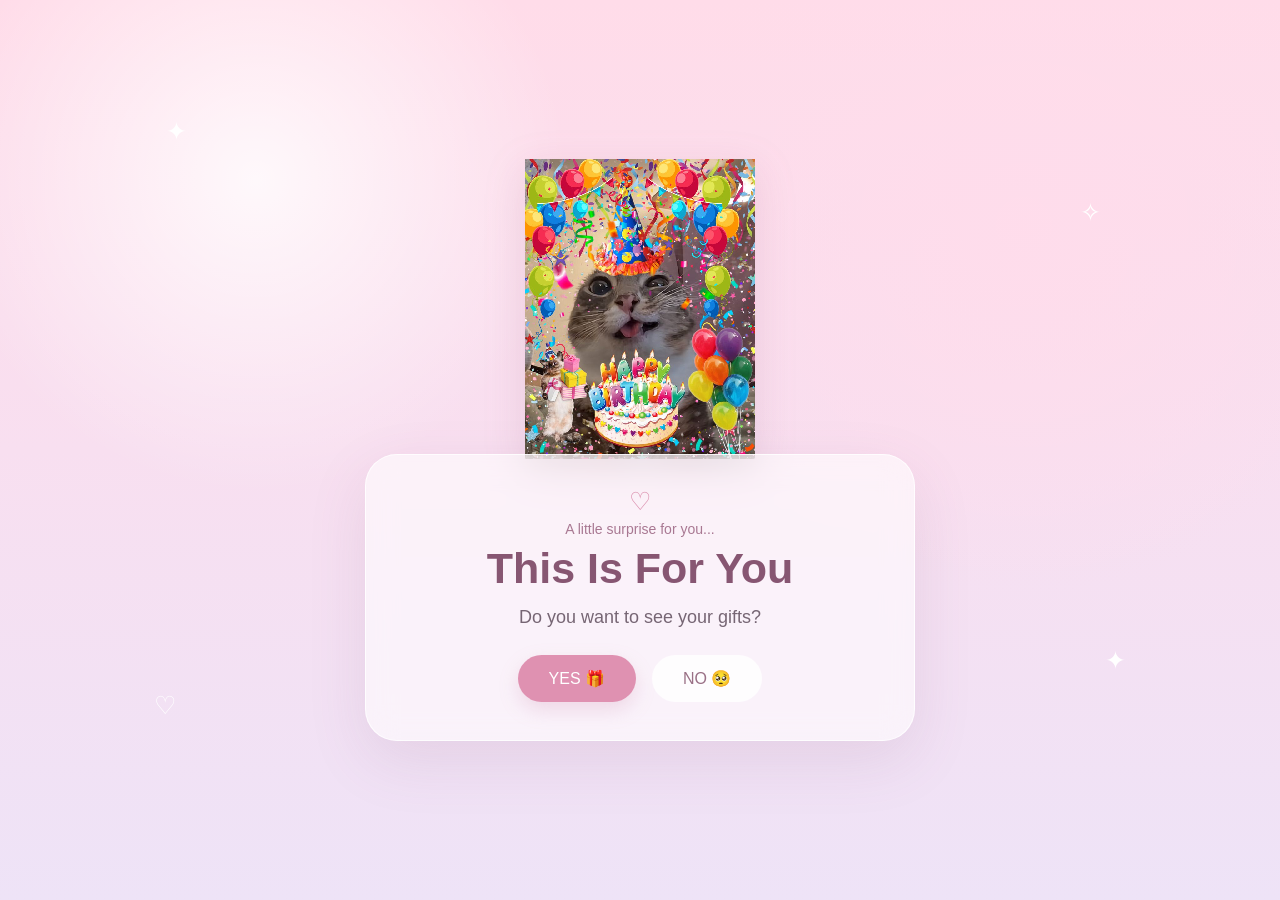
<file: index.html>
<!DOCTYPE html>
<html lang="en">

<head>
    <meta charset="UTF-8">
    <meta name="viewport" content="width=device-width, initial-scale=1.0">

    <title>This Is For You 💗</title>

    <link rel="stylesheet" href="style.css">
</head>

<body>

    <!-- Moving clouds -->
    <div class="cloud cloud-1"></div>
    <div class="cloud cloud-2"></div>
    <div class="cloud cloud-3"></div>

    <!-- Sparkles -->
    <div class="sparkle sparkle-1">✦</div>
    <div class="sparkle sparkle-2">✧</div>
    <div class="sparkle sparkle-3">♡</div>
    <div class="sparkle sparkle-4">✦</div>

    <!-- Main content -->
    <div class="page">

        <!-- Chibi girl -->
        <img
            src="images/girl.png"
            alt="Cute birthday girl"
            class="girl"
        >

        <!-- Birthday message -->
        <div class="card">

            <div class="mini-heart">♡</div>

            <p class="intro">A little surprise for you...</p>

            <h1>This Is For You</h1>

            <p class="question">
                Do you want to see your gifts?
            </p>

            <div class="buttons">

                <button class="yes" onclick="goToGifts()">
                    YES 🎁
                </button>

                <button class="no" onclick="goToNo()">
                    NO 🥺
                </button>

            </div>

        </div>

    </div>

    <script>

        function goToGifts() {
            window.location.href = "gifts.html";
        }

        function goToNo() {
            window.location.href = "no.html";
        }

    </script>

</body>

</html>
</file>
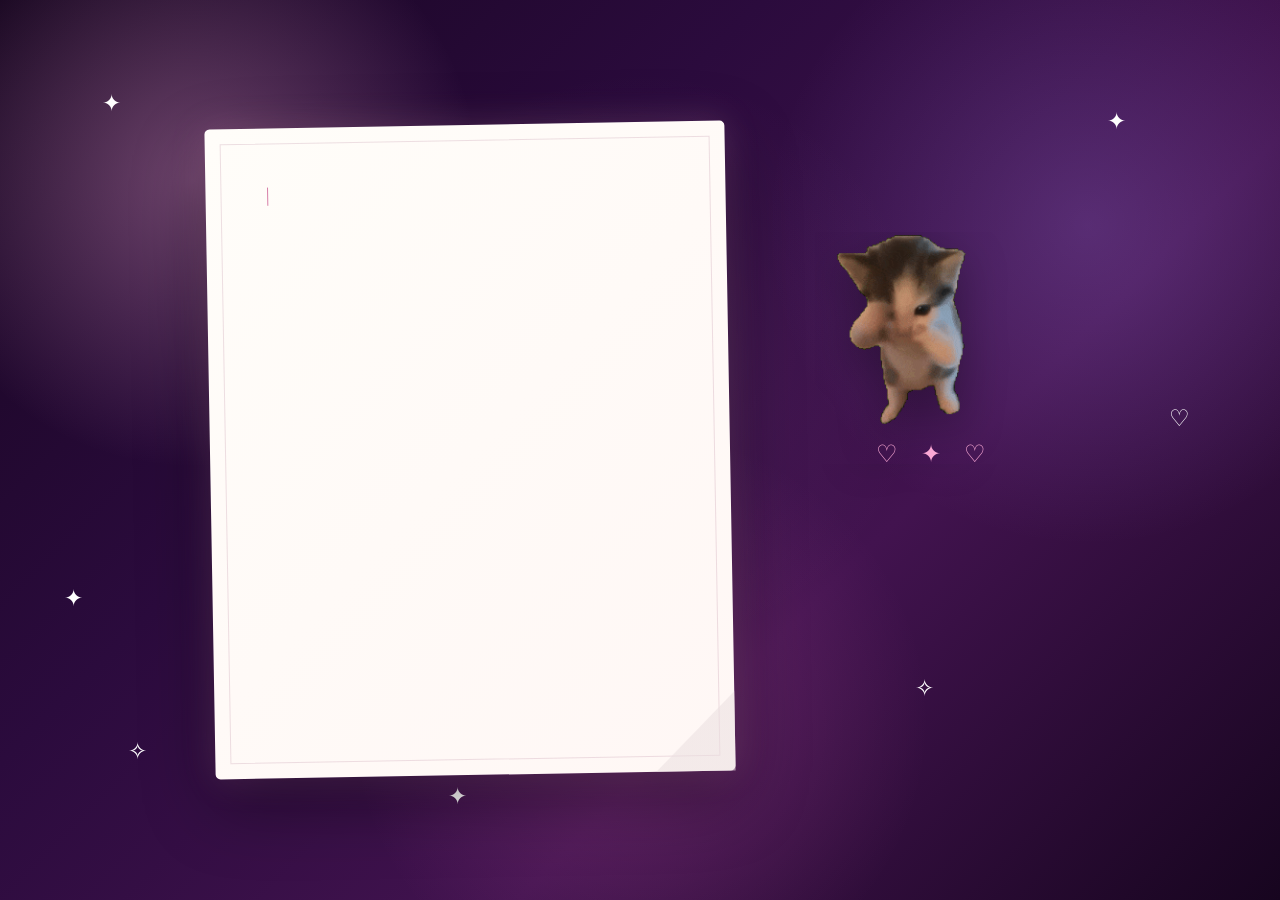
<file: gift1.html>
<!DOCTYPE html>
<html lang="en">

<head>
    <meta charset="UTF-8">
    <meta name="viewport" content="width=device-width, initial-scale=1.0">

    <title>For My Favorite Human 💗</title>

    <link rel="stylesheet" href="style.css">
</head>

<body class="letter-page">

    <!-- ✨ Sparkles -->
    <div class="u-star s1">✦</div>
    <div class="u-star s2">✧</div>
    <div class="u-star s3">✦</div>
    <div class="u-star s4">♡</div>
    <div class="u-star s5">✧</div>
    <div class="u-star s6">✦</div>
    <div class="u-star s7">✧</div>
    <div class="u-star s8">✦</div>


    <!-- 🌠 Shooting stars -->
    <div class="shooting-star ss1"></div>
    <div class="shooting-star ss2"></div>
    <div class="shooting-star ss3"></div>


    <!-- MAIN CONTENT -->
    <div class="letter-layout">


        <!-- 💌 LEFT: LETTER -->
        <div class="paper">

            <div id="letterText"></div>

            <span id="cursor">|</span>

        </div>



        <!-- 🐱 RIGHT: DANCING CAT -->
        <div class="cat-area">

            <img
                src="images/dancing-cat.gif"
                alt="Dancing cat"
                class="dancing-cat"
            >

            <div class="cat-hearts">
                ♡ ✦ ♡
            </div>


            <!-- 🎁 GO BACK BUTTON -->
            <button
                class="back-gifts"
                onclick="goBackToGifts()"
            >
                ← Back to gifts 🎁
            </button>

        </div>

    </div>



    <script>

        /* 💌 LETTER */

        const letter = `To My Favorite Human 💗

Happy Birthday, bestie! 🎂✨

I’m so lucky to have you in my life. Thank you for all the laughs, the crazy conversations, the random moments, and for always being there. 🥹🫶🏻

You’ve become such a beautiful part of my life, and honestly… I don’t know what I’d do without you. Probably be less chaotic, but definitely way more bored. 😂💀

I hope this year brings you all the happiness, love, and beautiful moments you deserve. Never forget how special you are to me. 💕

Happy Birthday, weirdo. I love you more than you know. 🎀✨`;


        const text = document.getElementById("letterText");

        const cursor = document.getElementById("cursor");

        const backButton = document.querySelector(".back-gifts");


        let i = 0;


        /* Hide GO BACK button at the beginning */

        backButton.style.display = "none";



        /* ✍️ Type the letter */

        function writeLetter() {

            if (i < letter.length) {

                text.textContent += letter.charAt(i);

                i++;

                setTimeout(writeLetter, 35);

            }

            else {

                /* Letter finished */

                cursor.style.display = "none";


                /* Show GO BACK button */

                backButton.style.display = "block";

            }

        }



        /* Wait for the paper animation first */

        setTimeout(writeLetter, 1800);



        /* 🎁 GO BACK TO GIFTS */

        function goBackToGifts() {

            window.location.href = "gifts.html";

        }

    </script>

</body>

</html>
</file>
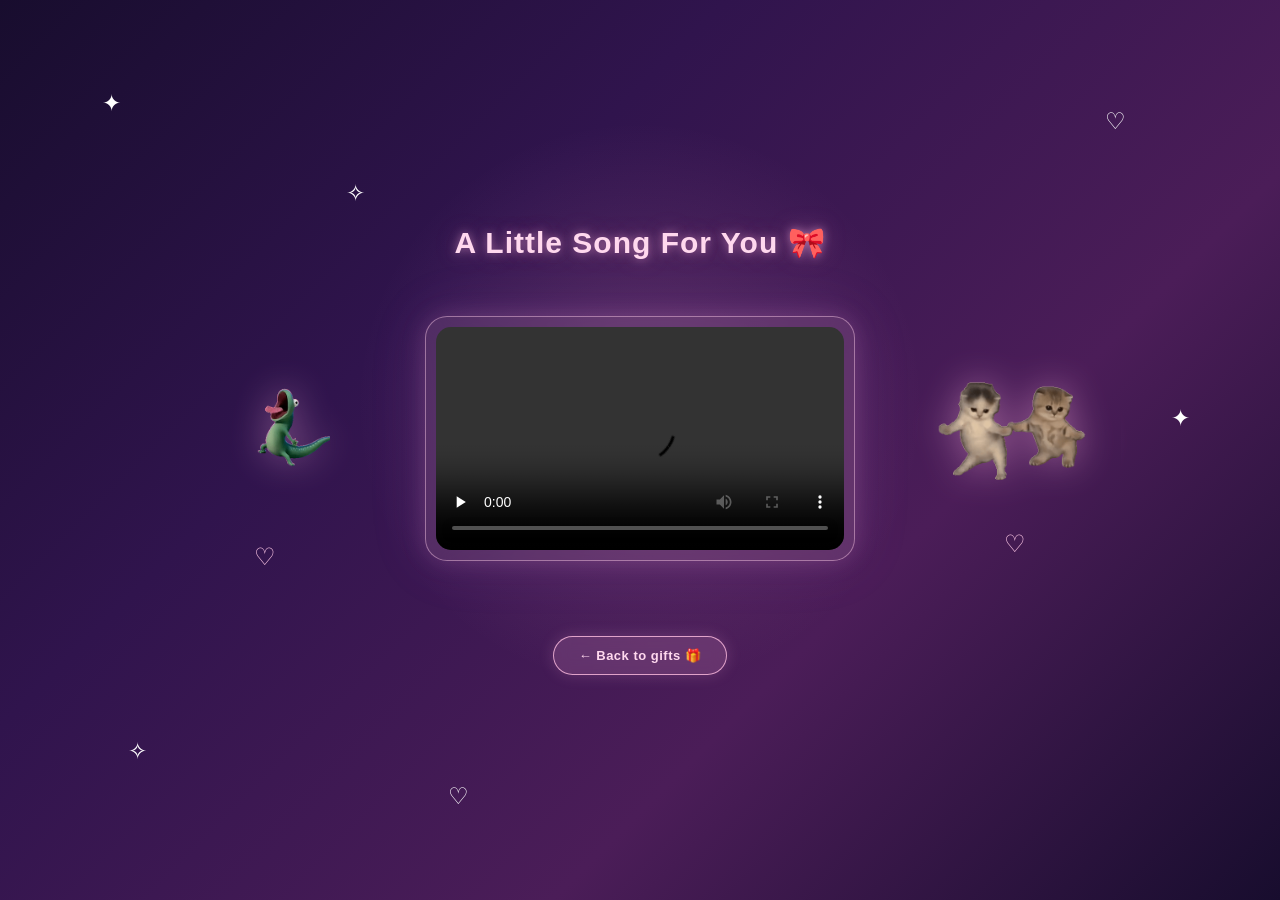
<file: gift2.html>
<!DOCTYPE html>
<html lang="en">

<head>
    <meta charset="UTF-8">
    <meta name="viewport" content="width=device-width, initial-scale=1.0">

    <title>A Little Song For You 💗</title>

    <link rel="stylesheet" href="style.css">
</head>

<body class="song-page">

    <!-- ✨ Sparkles -->
    <div class="u-star s1">✦</div>
    <div class="u-star s2">✧</div>
    <div class="u-star s3">♡</div>
    <div class="u-star s4">✦</div>
    <div class="u-star s5">✧</div>
    <div class="u-star s6">♡</div>


    <!-- 🌠 Shooting stars -->
    <div class="shooting-star ss1"></div>
    <div class="shooting-star ss2"></div>


    <!-- 💗 MAIN CONTENT -->
    <div class="song-content">

        <h1>A Little Song For You 🎀</h1>


        <div class="song-row">


            <!-- 🐱 LEFT CAT -->
            <div class="song-cat left-cat">

                <img
                    src="images/cat-left.gif"
                    alt="Cute cat"
                >

                <div>♡</div>

            </div>



            <!-- 🎬 VIDEO -->
            <div class="music-box">

                <video
                    controls
    preload="none"
    playsinline
    class="birthday-video"
                >

                    <source
                        src="images/birthday-video.mp4"
                        type="video/mp4"
                    >

                    Your browser does not support video.

                </video>

            </div>



            <!-- 🐱 RIGHT CAT -->
            <div class="song-cat right-cat">

                <img
                    src="images/cat-right.gif"
                    alt="Cute cat"
                >

                <div>♡</div>

            </div>


        </div>



        <!-- 🎁 BACK BUTTON -->
        <button
            class="back-song"
            onclick="goBackToGifts()"
        >
            ← Back to gifts 🎁
        </button>


    </div>



    <script>

        function goBackToGifts() {

            window.location.href = "gifts.html";

        }

    </script>

</body>

</html>
</file>
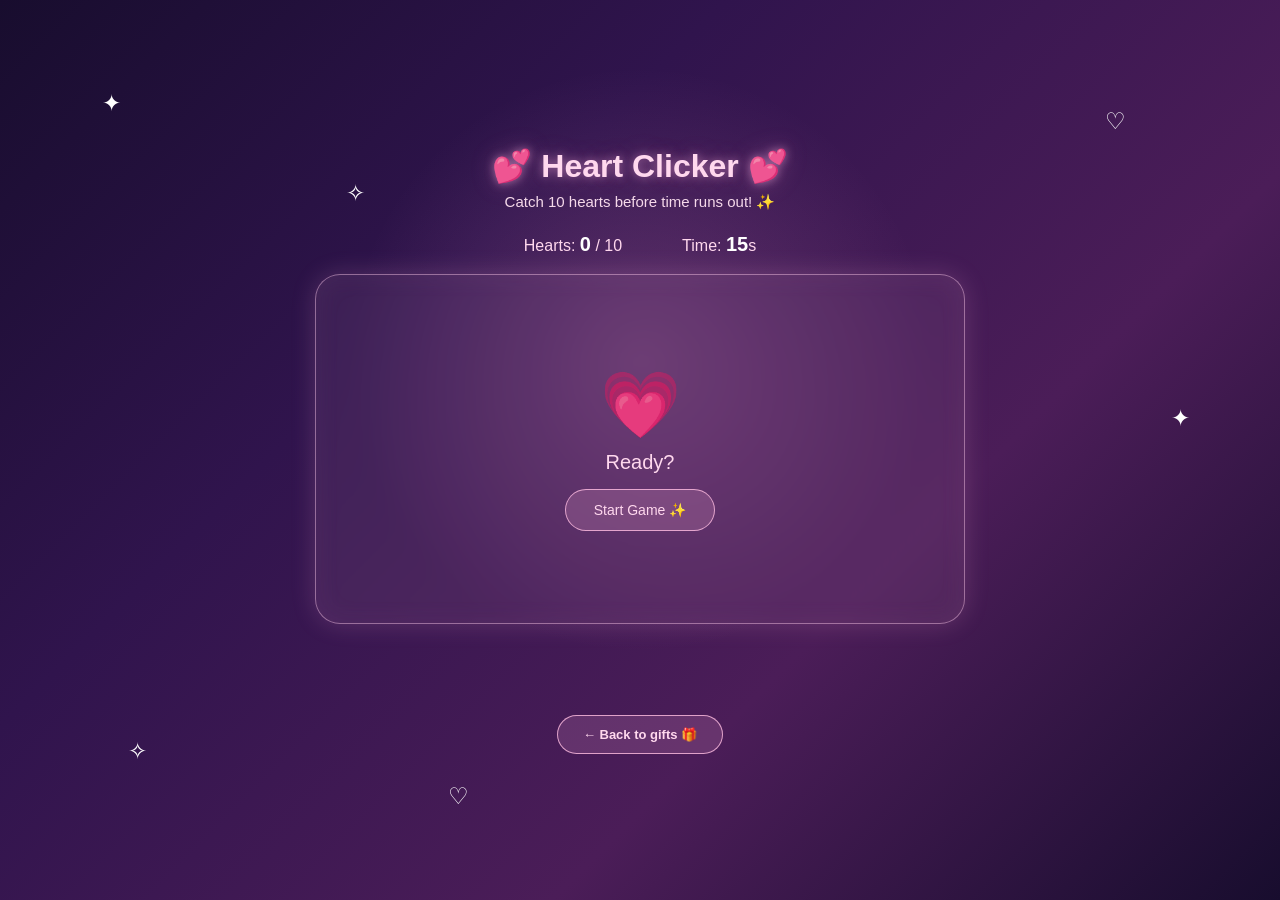
<file: gift3.html>
<!DOCTYPE html>
<html lang="en">

<head>
    <meta charset="UTF-8">
    <meta name="viewport" content="width=device-width, initial-scale=1.0">

    <title>Heart Clicker 💕</title>

    <link rel="stylesheet" href="style.css">
</head>

<body class="game-page">

    <!-- ✨ Sparkles -->
    <div class="u-star s1">✦</div>
    <div class="u-star s2">✧</div>
    <div class="u-star s3">♡</div>
    <div class="u-star s4">✦</div>
    <div class="u-star s5">✧</div>
    <div class="u-star s6">♡</div>


    <!-- 💕 GAME -->
    <div class="game-container">

        <h1>💕 Heart Clicker 💕</h1>

        <p class="game-intro">
            Catch 10 hearts before time runs out! ✨
        </p>


        <!-- SCORE -->
        <div class="score-box">

            <span>
                Hearts:
                <strong id="score">0</strong> / 10
            </span>

            <span>
                Time:
                <strong id="time">15</strong>s
            </span>

        </div>


        <!-- GAME AREA -->
        <div id="gameArea" class="game-area">

            <div id="startMessage">

                <div class="big-heart">💗</div>

                <p>Ready?</p>

                <button id="startButton">
                    Start Game ✨
                </button>

            </div>

        </div>


        <!-- RESULT -->
        <div id="result" class="result"></div>


        <!-- BACK BUTTON -->
        <button
            class="back-game"
            onclick="goBackToGifts()"
        >
            ← Back to gifts 🎁
        </button>

    </div>


    <script>

        const gameArea = document.getElementById("gameArea");

        const scoreElement = document.getElementById("score");

        const timeElement = document.getElementById("time");

        const startButton = document.getElementById("startButton");

        const startMessage = document.getElementById("startMessage");

        const result = document.getElementById("result");


        let score = 0;

        let timeLeft = 15;

        let timer;

        let heartTimer;


        startButton.addEventListener("click", startGame);


        function startGame() {

            score = 0;

            timeLeft = 15;

            scoreElement.textContent = score;

            timeElement.textContent = timeLeft;

            result.textContent = "";

            startMessage.style.display = "none";


            createHeart();


            heartTimer = setInterval(createHeart, 700);


            timer = setInterval(() => {

                timeLeft--;

                timeElement.textContent = timeLeft;


                if (timeLeft <= 0) {

                    endGame();

                }

            }, 1000);

        }


        function createHeart() {

            if (score >= 10) {
                return;
            }


            const heart = document.createElement("button");

            heart.className = "game-heart";

            heart.textContent = "💗";

            heart.setAttribute(
                "aria-label",
                "Heart"
            );


            const maxX =
                gameArea.clientWidth - 60;

            const maxY =
                gameArea.clientHeight - 60;


            const x =
                Math.random() * Math.max(maxX, 10);

            const y =
                Math.random() * Math.max(maxY, 10);


            heart.style.left = x + "px";

            heart.style.top = y + "px";


            heart.addEventListener(
                "click",
                () => {

                    score++;

                    scoreElement.textContent = score;

                    heart.remove();


                    if (score >= 10) {

                        winGame();

                    }

                }
            );


            gameArea.appendChild(heart);


            setTimeout(() => {

                if (heart.isConnected) {

                    heart.remove();

                }

            }, 1400);

        }


        function winGame() {

            clearInterval(timer);

            clearInterval(heartTimer);


            document
                .querySelectorAll(".game-heart")
                .forEach(heart => heart.remove());


            result.innerHTML =
                "🎉 YOU WIN! 💗<br>" +
                "<span>You caught all the hearts! ✨</span>";

        }


        function endGame() {

            clearInterval(timer);

            clearInterval(heartTimer);


            document
                .querySelectorAll(".game-heart")
                .forEach(heart => heart.remove());


            if (score < 10) {

                result.innerHTML =
                    "⏰ Time's up!<br>" +
                    "<span>You caught " +
                    score +
                    " hearts 💕</span>";

            }

        }


        function goBackToGifts() {

            window.location.href = "gifts.html";

        }

    </script>

</body>

</html>
</file>
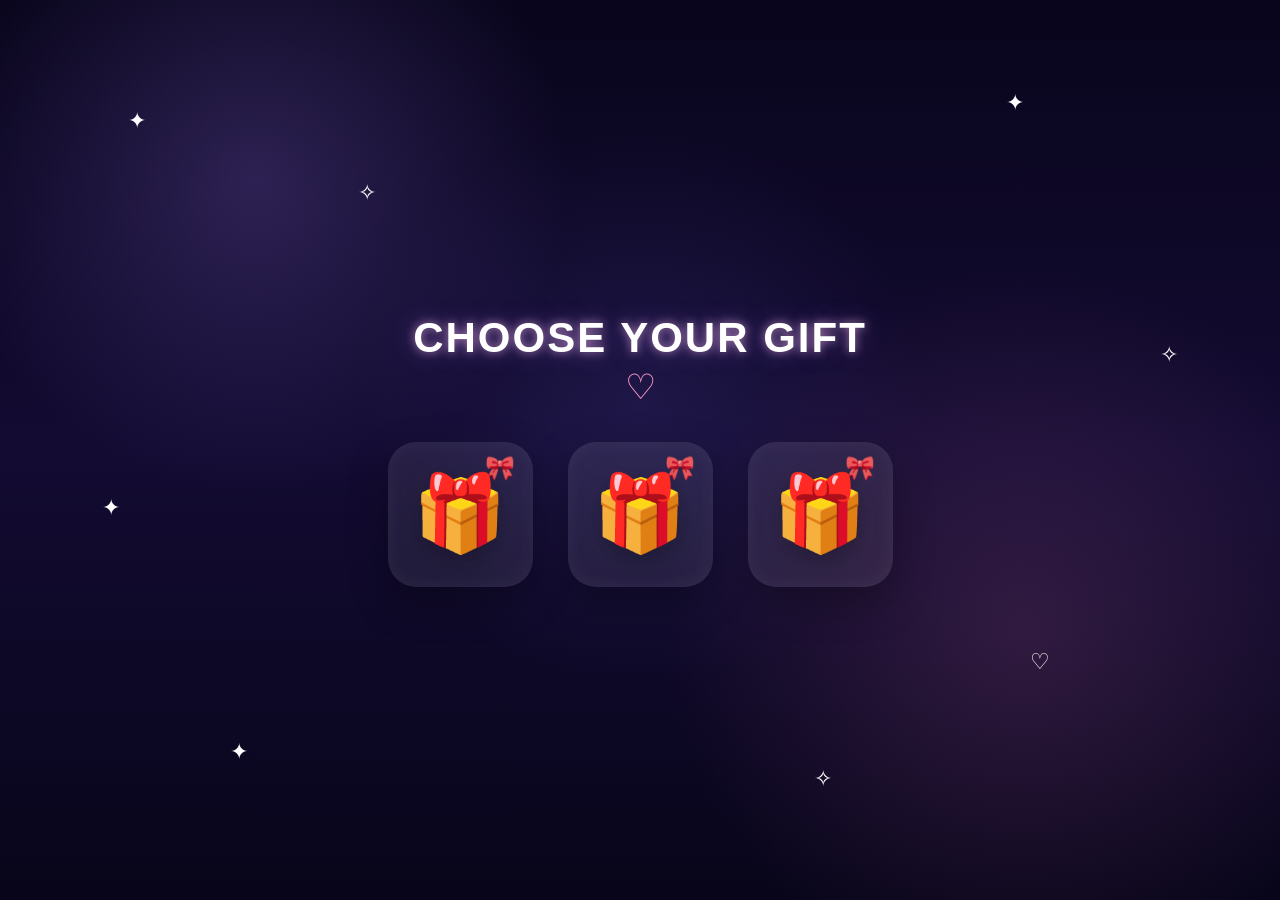
<file: gifts.html>
<!DOCTYPE html>
<html lang="en">
<head>
    <meta charset="UTF-8">
    <meta name="viewport" content="width=device-width, initial-scale=1.0">

    <title>Choose Your Gift 🎁</title>

    <link rel="stylesheet" href="style.css">
</head>

<body class="gifts-page">

    <!-- Stars -->
    <div class="star star-1">✦</div>
    <div class="star star-2">✧</div>
    <div class="star star-3">✦</div>
    <div class="star star-4">✧</div>
    <div class="star star-5">✦</div>
    <div class="star star-6">♡</div>
    <div class="star star-7">✧</div>
    <div class="star star-8">✦</div>

    <!-- Shooting stars -->
    <div class="shooting-star shooting-1"></div>
    <div class="shooting-star shooting-2"></div>
    <div class="shooting-star shooting-3"></div>

    <div class="gifts-container">

        <h1>CHOOSE YOUR GIFT</h1>

        <div class="cute-heart">♡</div>

        <div class="gift-row">

            <button class="gift-box gift-one" onclick="openGift1()">
                <span class="gift-lid">🎀</span>
                <span class="gift-emoji">🎁</span>
            </button>

            <button class="gift-box gift-two" onclick="openGift2()">
                <span class="gift-lid">🎀</span>
                <span class="gift-emoji">🎁</span>
            </button>

            <button class="gift-box gift-three" onclick="openGift3()">
                <span class="gift-lid">🎀</span>
                <span class="gift-emoji">🎁</span>
            </button>

        </div>

    </div>

    <script>

    function openGift1() {
        window.location.href = "gift1.html";
    }

    function openGift2() {
        window.location.href = "gift2.html";
    }
     function openGift3() {
        window.location.href = "gift3.html";
    }

</script>
</file>
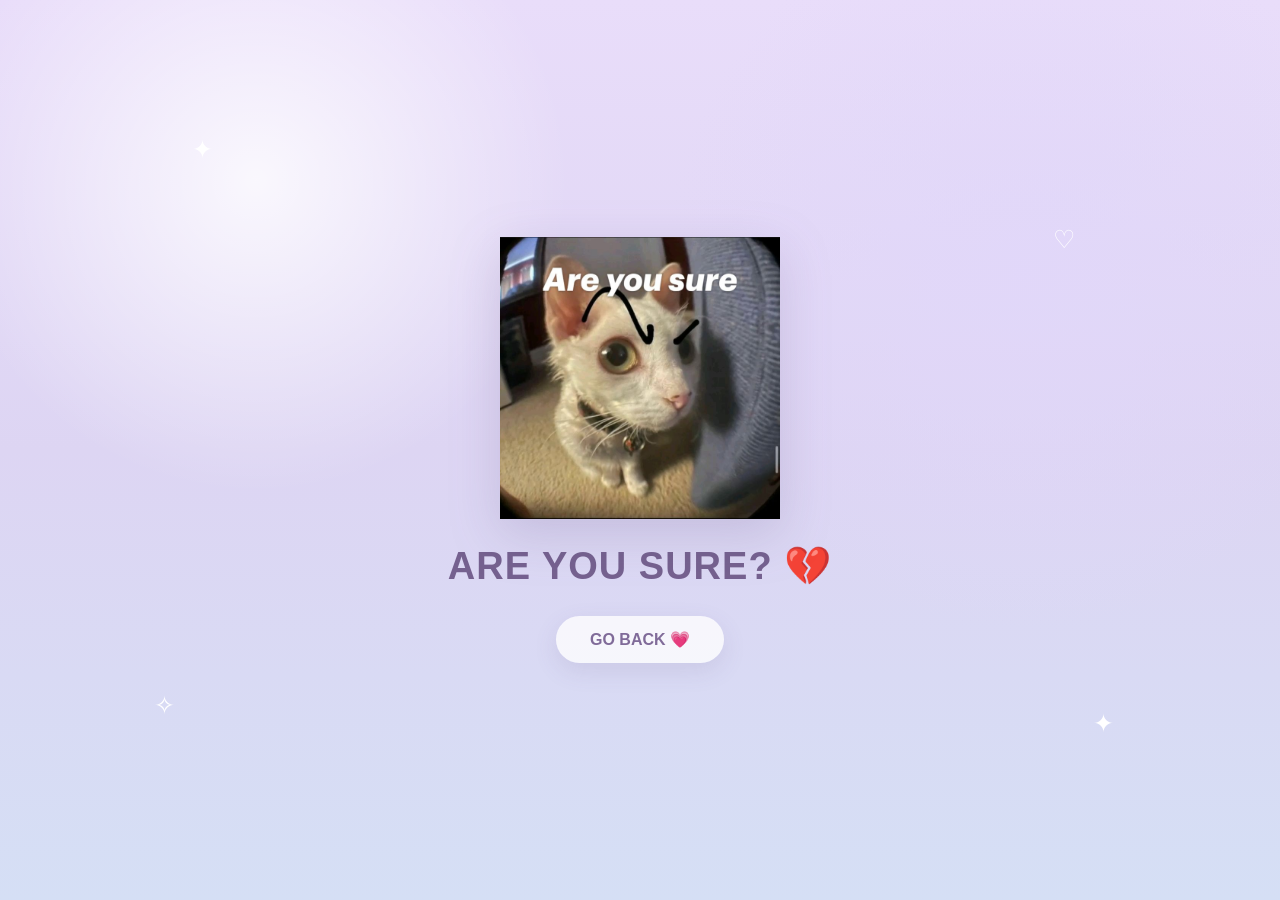
<file: no.html>
<!DOCTYPE html>
<html lang="en">
<head>
    <meta charset="UTF-8">
    <meta name="viewport" content="width=device-width, initial-scale=1.0">
    <title>Are You Sure? 💔</title>

    <link rel="stylesheet" href="style.css">
</head>

<body class="no-page">

    <div class="no-sparkle sparkle-a">✦</div>
    <div class="no-sparkle sparkle-b">♡</div>
    <div class="no-sparkle sparkle-c">✧</div>
    <div class="no-sparkle sparkle-d">✦</div>

    <div class="no-container">

        <img
            src="images/cat.png"
            alt="Sad cute cat"
            class="cat"
        >

        <h1>ARE YOU SURE? 💔</h1>

        <button class="back-button" onclick="goBack()">
            GO BACK 💗
        </button>

    </div>

    <script>
        function goBack() {
            window.location.href = "index.html";
        }
    </script>

</body>
</html>
</file>
<file: style.css>
* {
    margin: 0;
    padding: 0;
    box-sizing: border-box;
}

body {
    min-height: 100vh;
    overflow: hidden;

    font-family: "Trebuchet MS", sans-serif;

    background:
        radial-gradient(
            circle at 20% 20%,
            rgba(255, 255, 255, 0.8),
            transparent 25%
        ),
        radial-gradient(
            circle at 80% 25%,
            rgba(255, 220, 235, 0.9),
            transparent 30%
        ),
        linear-gradient(
            180deg,
            #ffdce9 0%,
            #f8dff0 50%,
            #eee3f7 100%
        );
}

/* =========================
   MAIN PAGE
========================= */

.page {
    width: 100%;
    min-height: 100vh;

    display: flex;
    flex-direction: column;

    justify-content: center;
    align-items: center;

    position: relative;
    z-index: 5;
}

/* =========================
   GIRL
========================= */

.girl {
    width: 230px;
    height: auto;

    object-fit: contain;

    margin-bottom: -5px;

    image-rendering: pixelated;

    filter: drop-shadow(
        0 12px 20px rgba(150, 90, 120, 0.15)
    );

    animation: girlFloat 4s ease-in-out infinite;
}

@keyframes girlFloat {

    0%,
    100% {
        transform: translateY(0);
    }

    50% {
        transform: translateY(-7px);
    }

}

/* =========================
   CARD
========================= */

.card {
    width: min(90%, 550px);

    padding: 32px 35px 38px;

    text-align: center;

    background: rgba(255, 255, 255, 0.58);

    border: 1px solid rgba(255, 255, 255, 0.8);

    border-radius: 32px;

    backdrop-filter: blur(15px);

    box-shadow:
        0 20px 60px rgba(130, 80, 120, 0.12);

    animation: cardAppear 1s ease;
}

@keyframes cardAppear {

    from {
        opacity: 0;
        transform: translateY(20px);
    }

    to {
        opacity: 1;
        transform: translateY(0);
    }

}

/* =========================
   TEXT
========================= */

.mini-heart {
    color: #d98aaa;
    font-size: 25px;

    margin-bottom: 5px;
}

.intro {
    color: #a87892;
    font-size: 14px;

    margin-bottom: 7px;
}

h1 {
    color: #875672;

    font-size: 43px;
    font-weight: 600;

    margin-bottom: 14px;
}

.question {
    color: #766674;

    font-size: 18px;

    margin-bottom: 27px;
}

/* =========================
   BUTTONS
========================= */

.buttons {
    display: flex;

    justify-content: center;

    gap: 16px;
}

button {
    border: none;

    padding: 14px 31px;

    border-radius: 30px;

    font-family: inherit;

    font-size: 16px;

    cursor: pointer;

    transition: 0.25s ease;
}

.yes {
    background: #df91b1;

    color: white;

    box-shadow:
        0 8px 20px rgba(200, 120, 155, 0.22);
}

.no {
    background: rgba(255, 255, 255, 0.8);

    color: #9a7186;
}

button:hover {
    transform: translateY(-3px) scale(1.05);
}

.yes:hover {
    background: #d47fa2;
}

.no:hover {
    background: white;
}

/* =========================
   CLOUDS
========================= */

.cloud {
    position: absolute;

    width: 190px;
    height: 55px;

    border-radius: 100px;

    background: rgba(255, 255, 255, 0.55);

    filter: blur(1px);

    z-index: 1;
}

.cloud::before,
.cloud::after {
    content: "";

    position: absolute;

    border-radius: 50%;

    background: rgba(255, 255, 255, 0.55);
}

.cloud::before {
    width: 75px;
    height: 75px;

    left: 30px;
    top: -35px;
}

.cloud::after {
    width: 95px;
    height: 95px;

    right: 25px;
    top: -48px;
}

.cloud-1 {
    top: 12%;
    left: -220px;

    animation: cloudMove 30s linear infinite;
}

.cloud-2 {
    top: 42%;
    left: -300px;

    transform: scale(0.75);

    opacity: 0.45;

    animation: cloudMove 38s linear infinite;

    animation-delay: 7s;
}

.cloud-3 {
    top: 72%;
    left: -200px;

    transform: scale(0.6);

    opacity: 0.4;

    animation: cloudMove 35s linear infinite;

    animation-delay: 14s;
}

@keyframes cloudMove {

    from {
        transform: translateX(0);
    }

    to {
        transform: translateX(calc(100vw + 500px));
    }

}

/* =========================
   SPARKLES
========================= */

.sparkle {
    position: absolute;

    color: white;

    font-size: 25px;

    z-index: 2;

    animation: sparkleMove 2.5s ease-in-out infinite;
}

.sparkle-1 {
    top: 13%;
    left: 13%;
}

.sparkle-2 {
    top: 22%;
    right: 14%;

    animation-delay: 0.7s;
}

.sparkle-3 {
    bottom: 20%;
    left: 12%;

    animation-delay: 1.2s;
}

.sparkle-4 {
    bottom: 25%;
    right: 12%;

    animation-delay: 1.7s;
}

@keyframes sparkleMove {

    0%,
    100% {
        opacity: 0.35;
        transform: scale(0.7);
    }

    50% {
        opacity: 1;
        transform: scale(1.2);
    }

}

/* =========================
   MOBILE
========================= */

@media (max-width: 600px) {

    .girl {
        width: 180px;
    }

    .card {
        padding: 27px 20px 30px;
    }

    h1 {
        font-size: 34px;
    }

    .question {
        font-size: 16px;
    }

}/* =========================
   NO PAGE
========================= */

.no-page {
    min-height: 100vh;
    overflow: hidden;

    background:
        radial-gradient(
            circle at 20% 20%,
            rgba(255, 255, 255, 0.8),
            transparent 25%
        ),
        radial-gradient(
            circle at 80% 30%,
            rgba(225, 215, 250, 0.8),
            transparent 30%
        ),
        linear-gradient(
            180deg,
            #e9ddfa 0%,
            #ddd5f3 50%,
            #d5dff5 100%
        );
}

.no-container {
    min-height: 100vh;
    width: 100%;

    display: flex;
    flex-direction: column;
    justify-content: center;
    align-items: center;

    text-align: center;
}

.cat {
    width: 280px;
    max-width: 70vw;
    height: auto;

    object-fit: contain;

    filter: drop-shadow(
        0 15px 25px rgba(90, 70, 120, 0.18)
    );

    animation: catFloat 3.5s ease-in-out infinite;
}

@keyframes catFloat {
    0%, 100% {
        transform: translateY(0);
    }

    50% {
        transform: translateY(-10px);
    }
}

.no-container h1 {
    margin-top: 25px;
    margin-bottom: 28px;

    color: #75618f;

    font-size: 38px;
    font-weight: 600;

    letter-spacing: 1px;
}

.back-button {
    border: none;

    padding: 14px 34px;

    border-radius: 30px;

    background: rgba(255, 255, 255, 0.78);

    color: #806b99;

    font-family: "Trebuchet MS", sans-serif;

    font-size: 16px;
    font-weight: 600;

    cursor: pointer;

    box-shadow:
        0 8px 25px rgba(100, 80, 130, 0.12);

    transition: 0.25s ease;
}

.back-button:hover {
    transform: translateY(-3px) scale(1.05);

    background: white;

    box-shadow:
        0 12px 30px rgba(100, 80, 130, 0.18);
}

.no-sparkle {
    position: absolute;

    color: white;

    font-size: 25px;

    animation: noSparkle 2.5s ease-in-out infinite;
}

.sparkle-a {
    top: 15%;
    left: 15%;
}

.sparkle-b {
    top: 25%;
    right: 16%;
    animation-delay: 0.6s;
}

.sparkle-c {
    bottom: 20%;
    left: 12%;
    animation-delay: 1.1s;
}

.sparkle-d {
    bottom: 18%;
    right: 13%;
    animation-delay: 1.7s;
}

@keyframes noSparkle {
    0%, 100% {
        opacity: 0.3;
        transform: scale(0.7);
    }

    50% {
        opacity: 1;
        transform: scale(1.2);
    }
}

@media (max-width: 600px) {

    .cat {
        width: 220px;
    }

    .no-container h1 {
        font-size: 30px;
    }
}/* =========================
   GIFTS / UNIVERSE PAGE
========================= */

.gifts-page {
    min-height: 100vh;
    overflow: hidden;

    position: relative;

    background:
        radial-gradient(
            circle at 20% 20%,
            rgba(140, 110, 220, 0.25),
            transparent 25%
        ),
        radial-gradient(
            circle at 80% 70%,
            rgba(230, 120, 190, 0.16),
            transparent 30%
        ),
        radial-gradient(
            circle at 50% 45%,
            rgba(90, 80, 180, 0.18),
            transparent 35%
        ),
        linear-gradient(
            180deg,
            #09051c 0%,
            #130b32 50%,
            #08051a 100%
        );
}

.gifts-container {
    min-height: 100vh;
    width: 100%;

    display: flex;
    flex-direction: column;

    justify-content: center;
    align-items: center;

    position: relative;
    z-index: 5;

    text-align: center;
}

.gifts-container h1 {
    color: #ffffff;

    font-size: 42px;
    font-weight: 600;

    letter-spacing: 2px;

    text-shadow:
        0 0 10px rgba(255, 190, 235, 0.6),
        0 0 25px rgba(180, 130, 255, 0.4);

    margin-bottom: 5px;
}

.cute-heart {
    color: #ff9dcc;

    font-size: 35px;

    margin-bottom: 35px;

    animation: heartGlow 2s ease-in-out infinite;
}

@keyframes heartGlow {

    0%, 100% {
        transform: scale(1);
        opacity: 0.75;
    }

    50% {
        transform: scale(1.18);
        opacity: 1;
    }
}

.gift-row {
    display: flex;

    justify-content: center;
    align-items: center;

    gap: 35px;
}

.gift-box {
    width: 145px;
    height: 145px;

    border: none;

    border-radius: 28px;

    background: rgba(255, 255, 255, 0.08);

    backdrop-filter: blur(8px);

    box-shadow:
        0 15px 40px rgba(0, 0, 0, 0.3),
        inset 0 0 20px rgba(255, 255, 255, 0.05);

    cursor: pointer;

    display: flex;
    flex-direction: column;

    justify-content: center;
    align-items: center;

    transition: 0.3s ease;

    position: relative;
}

.gift-emoji {
    font-size: 75px;

    display: block;

    filter:
        drop-shadow(0 8px 12px rgba(0, 0, 0, 0.25));
}

.gift-lid {
    position: absolute;

    top: 12px;
    right: 18px;

    font-size: 24px;

    opacity: 0.9;
}

.gift-box:hover {
    transform:
        translateY(-12px)
        scale(1.08);

    background: rgba(255, 160, 215, 0.12);

    box-shadow:
        0 20px 50px rgba(210, 120, 220, 0.3),
        0 0 25px rgba(255, 160, 220, 0.18);
}

.gift-one {
    animation: giftFloat 3.5s ease-in-out infinite;
}

.gift-two {
    animation: giftFloat 3.5s ease-in-out infinite;
    animation-delay: 0.5s;
}

.gift-three {
    animation: giftFloat 3.5s ease-in-out infinite;
    animation-delay: 1s;
}

@keyframes giftFloat {

    0%, 100% {
        transform: translateY(0);
    }

    50% {
        transform: translateY(-9px);
    }
}


/* =========================
   UNIVERSE SPARKLES
========================= */

.star {
    position: absolute;

    color: white;

    font-size: 22px;

    z-index: 2;

    animation: starTwinkle 2.5s ease-in-out infinite;
}

.star-1 {
    top: 12%;
    left: 10%;
}

.star-2 {
    top: 20%;
    left: 28%;
    animation-delay: 0.4s;
}

.star-3 {
    top: 10%;
    right: 20%;
    animation-delay: 0.8s;
}

.star-4 {
    top: 38%;
    right: 8%;
    animation-delay: 1.2s;
}

.star-5 {
    bottom: 15%;
    left: 18%;
    animation-delay: 1.6s;
}

.star-6 {
    bottom: 25%;
    right: 18%;
    animation-delay: 0.7s;
}

.star-7 {
    bottom: 12%;
    right: 35%;
    animation-delay: 1.3s;
}

.star-8 {
    top: 55%;
    left: 8%;
    animation-delay: 1.9s;
}

@keyframes starTwinkle {

    0%, 100% {
        opacity: 0.25;
        transform: scale(0.7);
    }

    50% {
        opacity: 1;
        transform: scale(1.3);
    }
}


/* =========================
   SHOOTING STARS
========================= */

.shooting-star {
    position: absolute;

    width: 100px;
    height: 2px;

    background: linear-gradient(
        90deg,
        rgba(255,255,255,0),
        rgba(255,255,255,0.9)
    );

    transform: rotate(-35deg);

    opacity: 0;

    z-index: 1;

    animation: shootingStar 5s linear infinite;
}

.shooting-1 {
    top: 18%;
    left: 5%;
}

.shooting-2 {
    top: 35%;
    left: 55%;

    animation-delay: 2s;
}

.shooting-3 {
    top: 65%;
    left: 70%;

    animation-delay: 3.5s;
}

@keyframes shootingStar {

    0% {
        opacity: 0;

        transform:
            translate(0, 0)
            rotate(-35deg);
    }

    10% {
        opacity: 1;
    }

    25% {
        opacity: 0;

        transform:
            translate(220px, 150px)
            rotate(-35deg);
    }

    100% {
        opacity: 0;
    }
}


/* =========================
   MOBILE
========================= */

@media (max-width: 700px) {

    .gifts-container h1 {
        font-size: 30px;
    }

    .gift-row {
        gap: 12px;
    }

    .gift-box {
        width: 105px;
        height: 105px;
    }

    .gift-emoji {
        font-size: 55px;
    }
}/* =========================
   GIFT 1 — LETTER PAGE
========================= */

.letter-page {
    min-height: 100vh;
    overflow: hidden;
    position: relative;

    background:
        radial-gradient(
            circle at 15% 20%,
            rgba(126, 90, 220, 0.25),
            transparent 28%
        ),
        radial-gradient(
            circle at 85% 75%,
            rgba(220, 90, 190, 0.18),
            transparent 30%
        ),
        radial-gradient(
            circle at 50% 50%,
            rgba(70, 60, 150, 0.18),
            transparent 38%
        ),
        linear-gradient(
            135deg,
            #050313 0%,
            #0b0624 45%,
            #16092d 70%,
            #050313 100%
        );
}


/* subtle universe glow */

.letter-page::before {
    content: "";

    position: absolute;
    inset: 0;

    background:
        radial-gradient(
            circle at 50% 40%,
            rgba(255, 190, 235, 0.06),
            transparent 35%
        );

    pointer-events: none;
}


/* MAIN SCENE */

.letter-scene {
    min-height: 100vh;
    width: 100%;

    display: flex;
    align-items: center;
    justify-content: center;

    position: relative;

    z-index: 5;
}


/* =========================
   LETTER PAPER
========================= */

.letter-paper {

    width: min(620px, 65vw);
    min-height: 620px;

    padding: 55px 60px;

    position: relative;

    background:
        linear-gradient(
            145deg,
            #fffdf8,
            #fff8f2
        );

    border-radius: 4px;

    box-shadow:
        0 30px 80px rgba(0, 0, 0, 0.45),
        0 0 35px rgba(255, 190, 230, 0.08);

    transform:
        rotate(-1deg)
        translateY(40px)
        scale(0.92);

    opacity: 0;

    animation: paperAppear 1.3s ease forwards;

    z-index: 3;
}


@keyframes paperAppear {

    0% {
        opacity: 0;
        transform:
            rotate(-4deg)
            translateY(50px)
            scale(0.85);
    }

    100% {
        opacity: 1;
        transform:
            rotate(-1deg)
            translateY(0)
            scale(1);
    }
}


/* paper edge */

.letter-paper::before {

    content: "";

    position: absolute;

    inset: 12px;

    border: 1px solid rgba(190, 160, 170, 0.25);

    pointer-events: none;
}


/* LETTER TEXT */

.paper-content {

    position: relative;

    z-index: 2;

    color: #51434e;

    font-family:
        Georgia,
        "Times New Roman",
        serif;

    font-size: 17px;

    line-height: 1.75;

    white-space: pre-wrap;

    text-align: left;
}


/* blinking writing cursor */

.cursor {

    position: absolute;

    left: 60px;

    bottom: 55px;

    color: #c978a0;

    font-size: 22px;

    animation: blink 0.8s infinite;

    z-index: 4;
}


@keyframes blink {

    0%, 45% {
        opacity: 1;
    }

    46%, 100% {
        opacity: 0;
    }
}


/* =========================
   DANCING CAT
========================= */

.dancing-cat {

    position: absolute;

    width: 190px;
    height: auto;

    right: 9%;
    bottom: 15%;

    z-index: 6;

    filter:
        drop-shadow(
            0 12px 18px rgba(0, 0, 0, 0.35)
        );

    animation: catEntrance 1.2s ease 1.2s both;
}


@keyframes catEntrance {

    0% {
        opacity: 0;
        transform:
            translateX(60px)
            scale(0.8);
    }

    100% {
        opacity: 1;
        transform:
            translateX(0)
            scale(1);
    }
}


/* =========================
   UNIVERSE STARS
========================= */

.universe-star {

    position: absolute;

    color: white;

    font-size: 21px;

    z-index: 2;

    animation: universeTwinkle 2.8s ease-in-out infinite;
}


.star-a {
    top: 10%;
    left: 9%;
}

.star-b {
    top: 18%;
    left: 25%;
    animation-delay: 0.4s;
}

.star-c {
    top: 9%;
    right: 28%;
    animation-delay: 0.8s;
}

.star-d {
    top: 32%;
    right: 8%;
    animation-delay: 1.1s;
}

.star-e {
    bottom: 20%;
    left: 8%;
    animation-delay: 1.5s;
}

.star-f {
    bottom: 10%;
    left: 30%;
    animation-delay: 0.7s;
}

.star-g {
    bottom: 30%;
    right: 6%;
    animation-delay: 1.8s;
}

.star-h {
    top: 55%;
    left: 4%;
    animation-delay: 1.2s;
}

.star-i {
    bottom: 8%;
    right: 30%;
    animation-delay: 2s;
}


@keyframes universeTwinkle {

    0%, 100% {
        opacity: 0.2;
        transform: scale(0.65);
    }

    50% {
        opacity: 1;
        transform: scale(1.35);
    }
}


/* =========================
   SHOOTING STARS
========================= */

.shooting {

    position: absolute;

    width: 130px;
    height: 2px;

    background:
        linear-gradient(
            90deg,
            transparent,
            rgba(255,255,255,0.9)
        );

    transform: rotate(-35deg);

    opacity: 0;

    z-index: 1;

    animation:
        shootingStar 5s linear infinite;
}


.shooting::after {

    content: "";

    position: absolute;

    right: 0;

    top: -2px;

    width: 6px;
    height: 6px;

    border-radius: 50%;

    background: white;

    box-shadow:
        0 0 8px white,
        0 0 16px rgba(255, 200, 240, 0.8);
}


.shooting-a {
    top: 12%;
    left: 2%;
}


.shooting-b {
    top: 30%;
    left: 48%;

    animation-delay: 2s;
}


.shooting-c {
    top: 65%;
    left: 70%;

    animation-delay: 3.5s;
}


@keyframes shootingStar {

    0% {
        opacity: 0;

        transform:
            translate(0, 0)
            rotate(-35deg);
    }

    8% {
        opacity: 1;
    }

    25% {
        opacity: 0;

        transform:
            translate(260px, 180px)
            rotate(-35deg);
    }

    100% {
        opacity: 0;
    }
}


/* =========================
   RESPONSIVE
========================= */

@media (max-width: 900px) {

    .letter-paper {
        width: 70vw;
        min-height: 560px;
        padding: 45px;
    }

    .dancing-cat {
        width: 140px;
        right: 2%;
        bottom: 10%;
    }
}


@media (max-width: 650px) {

    .letter-scene {
        padding: 25px;
    }

    .letter-paper {
        width: 90vw;
        min-height: 580px;

        padding: 38px 30px;
    }

    .paper-content {
        font-size: 15px;
        line-height: 1.65;
    }

    .dancing-cat {
        width: 100px;
        right: 3%;
        bottom: 4%;
    }

    .cursor {
        left: 30px;
    }
}/* =================================
   GIFT 1 - PINK UNIVERSE LETTER
================================= */

.letter-page {
    min-height: 100vh;
    margin: 0;
    overflow: hidden;

    background:
        radial-gradient(
            circle at 15% 20%,
            rgba(255, 180, 225, 0.35),
            transparent 22%
        ),
        radial-gradient(
            circle at 85% 25%,
            rgba(180, 140, 255, 0.22),
            transparent 25%
        ),
        radial-gradient(
            circle at 50% 80%,
            rgba(255, 120, 205, 0.18),
            transparent 30%
        ),
        linear-gradient(
            135deg,
            #16051f 0%,
            #2b0b3d 35%,
            #42134f 65%,
            #17051f 100%
        );

    font-family: "Trebuchet MS", sans-serif;
}


/* MAIN LAYOUT */

.letter-layout {
    min-height: 100vh;
    width: 100%;

    display: flex;
    align-items: center;
    justify-content: center;

    gap: 70px;

    position: relative;
    z-index: 5;
}


/* =================================
   PAPER ON THE LEFT
================================= */

.paper {
    width: 520px;
    min-height: 650px;

    padding: 55px 60px;

    position: relative;

    background:
        linear-gradient(
            135deg,
            #fffdf9,
            #fff7f5
        );

    border-radius: 5px;

    box-shadow:
        0 25px 70px rgba(0, 0, 0, 0.38),
        0 0 35px rgba(255, 170, 220, 0.20);

    transform: rotate(-1deg);

    opacity: 0;

    animation: paperIn 1.2s ease forwards;

    z-index: 10;
}


/* Paper border */

.paper::before {
    content: "";

    position: absolute;

    top: 15px;
    left: 15px;
    right: 15px;
    bottom: 15px;

    border: 1px solid rgba(190, 145, 165, 0.28);

    pointer-events: none;
}


/* Paper shadow corner */

.paper::after {
    content: "";

    position: absolute;

    width: 80px;
    height: 80px;

    right: 0;
    bottom: 0;

    background:
        linear-gradient(
            135deg,
            transparent 50%,
            #eadfe0 51%
        );

    opacity: 0.55;
}


@keyframes paperIn {

    0% {
        opacity: 0;
        transform:
            translateX(-40px)
            rotate(-5deg)
            scale(0.9);
    }

    100% {
        opacity: 1;
        transform:
            translateX(0)
            rotate(-1deg)
            scale(1);
    }
}


/* =================================
   LETTER TEXT
================================= */

#letterText {
    position: relative;
    z-index: 2;

    color: #51424d;

    font-family:
        Georgia,
        "Times New Roman",
        serif;

    font-size: 16px;

    line-height: 1.72;

    white-space: pre-wrap;

    text-align: left;
}


/* Writing cursor */

#cursor {
    position: relative;

    color: #d77fa8;

    font-family: Georgia, serif;

    font-size: 20px;

    animation: cursorBlink 0.75s infinite;
}


@keyframes cursorBlink {

    0%, 50% {
        opacity: 1;
    }

    51%, 100% {
        opacity: 0;
    }
}


/* =================================
   CAT ON THE RIGHT
================================= */

.cat-area {
    width: 270px;

    display: flex;
    flex-direction: column;

    align-items: center;
    justify-content: center;

    position: relative;

    animation: catAppear 1.2s ease 0.8s both;

    z-index: 8;
}


.dancing-cat {
    width: 230px;
    height: auto;

    display: block;

    filter:
        drop-shadow(
            0 15px 22px rgba(0, 0, 0, 0.30)
        );
}


@keyframes catAppear {

    from {
        opacity: 0;
        transform:
            translateX(60px)
            scale(0.8);
    }

    to {
        opacity: 1;
        transform:
            translateX(0)
            scale(1);
    }
}


.cat-hearts {
    margin-top: 8px;

    color: #ffabd9;

    font-size: 24px;

    letter-spacing: 8px;

    animation: heartsGlow 2s ease-in-out infinite;
}


@keyframes heartsGlow {

    0%, 100% {
        opacity: 0.45;
        transform: scale(0.95);
    }

    50% {
        opacity: 1;
        transform: scale(1.08);
    }
}


/* =================================
   SPARKLES
================================= */

.u-star {
    position: absolute;

    color: #ffffff;

    font-size: 23px;

    z-index: 2;

    animation: twinkle 2.5s ease-in-out infinite;
}


.s1 {
    top: 10%;
    left: 8%;
}

.s2 {
    top: 20%;
    left: 27%;
    animation-delay: 0.5s;
}

.s3 {
    top: 12%;
    right: 12%;
    animation-delay: 1s;
}

.s4 {
    top: 45%;
    right: 7%;
    animation-delay: 1.5s;
}

.s5 {
    bottom: 15%;
    left: 10%;
    animation-delay: 0.8s;
}

.s6 {
    bottom: 10%;
    left: 35%;
    animation-delay: 1.4s;
}

.s7 {
    bottom: 22%;
    right: 27%;
    animation-delay: 1.9s;
}

.s8 {
    top: 65%;
    left: 5%;
    animation-delay: 2.2s;
}


@keyframes twinkle {

    0%, 100% {
        opacity: 0.2;
        transform: scale(0.7);
    }

    50% {
        opacity: 1;
        transform: scale(1.35);
    }
}


/* =================================
   SHOOTING STARS
================================= */

.shooting-star {
    position: absolute;

    width: 140px;
    height: 2px;

    background:
        linear-gradient(
            90deg,
            transparent,
            rgba(255,255,255,0.95)
        );

    transform: rotate(-35deg);

    opacity: 0;

    z-index: 1;

    animation: shoot 5s linear infinite;
}


.shooting-star::after {
    content: "";

    position: absolute;

    right: 0;
    top: -2px;

    width: 6px;
    height: 6px;

    border-radius: 50%;

    background: white;

    box-shadow:
        0 0 8px white,
        0 0 18px #ffb9e5;
}


.ss1 {
    top: 12%;
    left: 5%;
}


.ss2 {
    top: 25%;
    left: 50%;

    animation-delay: 2s;
}


.ss3 {
    top: 68%;
    left: 65%;

    animation-delay: 3.5s;
}


@keyframes shoot {

    0% {
        opacity: 0;

        transform:
            translate(0, 0)
            rotate(-35deg);
    }

    8% {
        opacity: 1;
    }

    23% {
        opacity: 0;

        transform:
            translate(260px, 180px)
            rotate(-35deg);
    }

    100% {
        opacity: 0;
    }
}


/* =================================
   SMALL SCREENS
================================= */

@media (max-width: 900px) {

    .letter-layout {
        gap: 25px;
    }

    .paper {
        width: 58vw;
        min-height: 580px;

        padding: 40px;
    }

    .dancing-cat {
        width: 170px;
    }

    .cat-area {
        width: 190px;
    }
}


@media (max-width: 650px) {

    .letter-page {
        overflow-y: auto;
    }

    .letter-layout {
        min-height: 100vh;

        flex-direction: column;

        gap: 10px;

        padding: 30px 20px;
    }

    .paper {
        width: 90vw;
        min-height: 500px;

        padding: 35px 28px;
    }

    #letterText {
        font-size: 14px;
        line-height: 1.6;
    }

    .cat-area {
        width: 150px;
    }

    .dancing-cat {
        width: 120px;
    }
}/* =================================
   🎀 CUTE GO BACK BUTTON
================================= */

.back-gifts {
    position: relative;
    top: 60px;

    margin-top: 18px;

    padding: 11px 24px;

    border: 1px solid rgba(255, 190, 225, 0.8);

    border-radius: 30px;

    background: rgba(255, 175, 220, 0.18);

    color: #ffd8ee;

    font-family: "Trebuchet MS", sans-serif;

    font-size: 13px;

    font-weight: 600;

    letter-spacing: 0.5px;

    cursor: pointer;

    backdrop-filter: blur(8px);

    box-shadow:
        0 0 15px rgba(255, 170, 220, 0.18);

    transition: all 0.3s ease;

    animation: buttonAppear 1s ease forwards;
}


/* 💗 Hover */

.back-gifts:hover {

    transform: translateY(-4px) scale(1.05);

    background: rgba(255, 180, 225, 0.35);

    border-color: #ffc5e6;

    box-shadow:
        0 0 20px rgba(255, 180, 225, 0.45);

    color: white;
}


/* ✨ Button appearance */

@keyframes buttonAppear {

    0% {

        opacity: 0;

        transform:
            translateY(15px)
            scale(0.85);
    }

    100% {

        opacity: 1;

        transform:
            translateY(0)
            scale(1);
    }

}/* =========================
   🎵 GIFT 2 — SONG PAGE
========================= */

.song-page {
    margin: 0;
    min-height: 100vh;

    overflow: hidden;

    background:
        radial-gradient(
            circle at 50% 45%,
            rgba(255, 160, 215, 0.18),
            transparent 35%
        ),
        linear-gradient(
            135deg,
            #180d2e,
            #30144d,
            #4b1d58,
            #180d2e
        );

    font-family: "Trebuchet MS", sans-serif;

    position: relative;

    display: flex;
    justify-content: center;
    align-items: center;
}


/* ✨ MAIN CONTENT */

.song-content {
    width: 100%;
    text-align: center;

    position: relative;
    z-index: 5;
}


/* 🎀 TITLE */

.song-content h1 {
    color: #ffd8ee;

    font-size: 30px;

    letter-spacing: 1px;

    margin-bottom: 45px;

    text-shadow:
        0 0 10px rgba(255, 180, 225, 0.5),
        0 0 25px rgba(255, 150, 220, 0.25);

    animation: softTitle 2s ease;
}


@keyframes softTitle {

    0% {
        opacity: 0;
        transform: translateY(-15px);
    }

    100% {
        opacity: 1;
        transform: translateY(0);
    }

}


/* 🐱 + 🎵 ROW */

.song-row {
    width: 100%;

    display: flex;

    justify-content: center;

    align-items: center;

    gap: 65px;
}


/* 🐱 CATS */

.song-cat {
    display: flex;

    flex-direction: column;

    align-items: center;

    gap: 8px;
}


.song-cat img {
    width: 145px;

    max-height: 180px;

    object-fit: contain;

    filter:
        drop-shadow(
            0 0 15px rgba(255, 180, 225, 0.35)
        );

    animation: floatingCat 3s ease-in-out infinite;
}


.right-cat img {
    animation-delay: 1s;
}


.song-cat div {
    color: #ffc9e7;

    font-size: 24px;

    animation: heartFloat 2s ease-in-out infinite;
}


@keyframes floatingCat {

    0%,
    100% {
        transform: translateY(0);
    }

    50% {
        transform: translateY(-10px);
    }

}


@keyframes heartFloat {

    0%,
    100% {
        transform: translateY(0);
        opacity: 0.7;
    }

    50% {
        transform: translateY(-5px);
        opacity: 1;
    }

}


/* 🎵 MUSIC BOX */

.music-box {
    width: 430px;

    height: 245px;

    padding: 10px;

    border-radius: 22px;

    background:
        rgba(255, 190, 225, 0.12);

    border:
        1px solid rgba(255, 205, 235, 0.45);

    backdrop-filter: blur(12px);

    box-shadow:
        0 0 25px rgba(255, 170, 220, 0.18),
        0 0 60px rgba(180, 100, 220, 0.12);

    position: relative;

    overflow: hidden;

    animation: musicAppear 1.5s ease;
}


.music-box iframe {
    width: 100%;

    height: 100%;

    border: none;

    border-radius: 15px;

    position: relative;

    z-index: 2;
}


@keyframes musicAppear {

    0% {
        opacity: 0;
        transform: scale(0.85);
    }

    100% {
        opacity: 1;
        transform: scale(1);
    }

}


/* 🎁 BACK BUTTON */

.back-song {
    margin-top: 65px;

    padding: 11px 25px;

    border: 1px solid rgba(255, 190, 225, 0.8);

    border-radius: 30px;

    background: rgba(255, 175, 220, 0.16);

    color: #ffd8ee;

    font-family: "Trebuchet MS", sans-serif;

    font-size: 13px;

    font-weight: 600;

    letter-spacing: 0.5px;

    cursor: pointer;

    backdrop-filter: blur(8px);

    box-shadow:
        0 0 15px rgba(255, 170, 220, 0.18);

    transition: all 0.3s ease;
}


.back-song:hover {
    transform: translateY(-4px) scale(1.05);

    background: rgba(255, 180, 225, 0.35);

    border-color: #ffc5e6;

    box-shadow:
        0 0 20px rgba(255, 180, 225, 0.45);

    color: white;
}/* =========================
   🎵 GIFT 2 — VIDEO PAGE
========================= */

.song-page {
    margin: 0;

    min-height: 100vh;

    overflow: hidden;

    background:
        radial-gradient(
            circle at 50% 45%,
            rgba(255, 160, 215, 0.18),
            transparent 35%
        ),
        linear-gradient(
            135deg,
            #180d2e,
            #30144d,
            #4b1d58,
            #180d2e
        );

    font-family: "Trebuchet MS", sans-serif;

    position: relative;

    display: flex;

    justify-content: center;

    align-items: center;
}


/* 💗 CONTENT */

.song-content {
    width: 100%;

    text-align: center;

    position: relative;

    z-index: 5;
}


/* 🎀 TITLE */

.song-content h1 {

    color: #ffd8ee;

    font-size: 30px;

    letter-spacing: 1px;

    margin-bottom: 45px;

    text-shadow:
        0 0 10px rgba(255, 180, 225, 0.5),
        0 0 25px rgba(255, 150, 220, 0.25);

    animation: softTitle 2s ease;
}


@keyframes softTitle {

    0% {
        opacity: 0;
        transform: translateY(-15px);
    }

    100% {
        opacity: 1;
        transform: translateY(0);
    }

}


/* 🐱 CATS + VIDEO */

.song-row {

    width: 100%;

    display: flex;

    justify-content: center;

    align-items: center;

    gap: 55px;
}


/* 🐱 CATS */

.song-cat {

    display: flex;

    flex-direction: column;

    align-items: center;

    gap: 8px;
}


.song-cat img {

    width: 210px;

    max-height: 230px;

    object-fit: contain;

    filter:
        drop-shadow(
            0 0 18px rgba(255, 180, 225, 0.4)
        );

    animation: floatingCat 3s ease-in-out infinite;
}


.right-cat img {

    animation-delay: 1s;

}


.song-cat div {

    color: #ffc9e7;

    font-size: 24px;

    animation: heartFloat 2s ease-in-out infinite;
}


@keyframes floatingCat {

    0%,
    100% {
        transform: translateY(0);
    }

    50% {
        transform: translateY(-10px);
    }

}


@keyframes heartFloat {

    0%,
    100% {
        transform: translateY(0);

        opacity: 0.7;
    }

    50% {
        transform: translateY(-5px);

        opacity: 1;
    }

}


/* 🎬 VIDEO BOX */

.music-box {

    width: 430px;

    height: 245px;

    padding: 10px;

    border-radius: 22px;

    background:
        rgba(255, 190, 225, 0.12);

    border:
        1px solid rgba(255, 205, 235, 0.45);

    backdrop-filter: blur(12px);

    box-shadow:
        0 0 25px rgba(255, 170, 220, 0.18),
        0 0 60px rgba(180, 100, 220, 0.12);

    overflow: hidden;

    animation: musicAppear 1.5s ease;
}


.birthday-video {

    width: 100%;

    height: 100%;

    border-radius: 15px;

    object-fit: cover;

}


@keyframes musicAppear {

    0% {

        opacity: 0;

        transform: scale(0.85);

    }

    100% {

        opacity: 1;

        transform: scale(1);

    }

}


/* 🎁 BACK BUTTON */

.back-song {

    margin-top: 65px;

    padding: 11px 25px;

    border: 1px solid rgba(255, 190, 225, 0.8);

    border-radius: 30px;

    background: rgba(255, 175, 220, 0.16);

    color: #ffd8ee;

    font-family: "Trebuchet MS", sans-serif;

    font-size: 13px;

    font-weight: 600;

    letter-spacing: 0.5px;

    cursor: pointer;

    backdrop-filter: blur(8px);

    box-shadow:
        0 0 15px rgba(255, 170, 220, 0.18);

    transition: all 0.3s ease;
}


.back-song:hover {

    transform: translateY(-4px) scale(1.05);

    background: rgba(255, 180, 225, 0.35);

    border-color: #ffc5e6;

    box-shadow:
        0 0 20px rgba(255, 180, 225, 0.45);

    color: white;

}/* =========================
   💕 GIFT 3 — HEART CLICKER
========================= */

.game-page {

    margin: 0;

    min-height: 100vh;

    overflow: hidden;

    background:
        radial-gradient(
            circle at 50% 40%,
            rgba(255, 160, 215, 0.2),
            transparent 35%
        ),
        linear-gradient(
            135deg,
            #180d2e,
            #30144d,
            #4b1d58,
            #180d2e
        );

    font-family: "Trebuchet MS", sans-serif;

    position: relative;

    display: flex;

    justify-content: center;

    align-items: center;

}


/* 💕 GAME CONTAINER */

.game-container {

    width: min(850px, 90%);

    text-align: center;

    position: relative;

    z-index: 5;

}


/* 🎀 TITLE */

.game-container h1 {

    color: #ffd8ee;

    font-size: 32px;

    margin-bottom: 8px;

    text-shadow:
        0 0 10px rgba(255, 180, 225, 0.5),
        0 0 25px rgba(255, 150, 220, 0.25);

}


.game-intro {

    color: #f5d9ea;

    font-size: 15px;

    margin-bottom: 22px;

}


/* SCORE */

.score-box {

    display: flex;

    justify-content: center;

    gap: 60px;

    color: #ffd8ee;

    font-size: 16px;

    margin-bottom: 18px;

}


.score-box strong {

    color: white;

    font-size: 20px;

}


/* 🎮 GAME AREA */

.game-area {

    width: 100%;

    max-width: 650px;

    height: 350px;

    margin: auto;

    position: relative;

    overflow: hidden;

    border-radius: 25px;

    border: 1px solid rgba(255, 205, 235, 0.45);

    background:
        rgba(255, 190, 225, 0.08);

    backdrop-filter: blur(10px);

    box-shadow:
        0 0 25px rgba(255, 170, 220, 0.18),
        inset 0 0 30px rgba(255, 180, 225, 0.05);

}


/* 💗 START MESSAGE */

#startMessage {

    position: absolute;

    inset: 0;

    display: flex;

    flex-direction: column;

    justify-content: center;

    align-items: center;

}


.big-heart {

    font-size: 65px;

    animation:
        heartBeat 1.2s ease-in-out infinite;

}


#startMessage p {

    color: #ffd8ee;

    font-size: 20px;

    margin: 8px 0 15px;

}


#startButton {

    padding: 12px 28px;

    border: 1px solid rgba(255, 190, 225, 0.8);

    border-radius: 30px;

    background: rgba(255, 175, 220, 0.18);

    color: #ffd8ee;

    font-family: "Trebuchet MS", sans-serif;

    font-size: 14px;

    cursor: pointer;

    transition: 0.3s ease;

}


#startButton:hover {

    transform: scale(1.06);

    background: rgba(255, 180, 225, 0.35);

    color: white;

}


/* 💗 MOVING HEARTS */

.game-heart {

    position: absolute;

    width: 55px;

    height: 55px;

    padding: 0;

    border: none;

    background: transparent;

    font-size: 38px;

    cursor: pointer;

    z-index: 10;

    animation:
        floatingHeart 0.8s ease-in-out infinite alternate;

}


.game-heart:hover {

    transform: scale(1.2);

}


@keyframes floatingHeart {

    from {

        transform: translateY(0);

    }

    to {

        transform: translateY(-8px);

    }

}


@keyframes heartBeat {

    0%,
    100% {

        transform: scale(1);

    }

    50% {

        transform: scale(1.12);

    }

}


/* 🎉 RESULT */

.result {

    min-height: 65px;

    margin-top: 18px;

    color: #ffd8ee;

    font-size: 20px;

    line-height: 1.5;

}


.result span {

    font-size: 14px;

    color: #f5d9ea;

}


/* 🎁 BACK BUTTON */

.back-game {

    margin-top: 8px;

    padding: 11px 25px;

    border: 1px solid rgba(255, 190, 225, 0.8);

    border-radius: 30px;

    background: rgba(255, 175, 220, 0.16);

    color: #ffd8ee;

    font-family: "Trebuchet MS", sans-serif;

    font-size: 13px;

    font-weight: 600;

    cursor: pointer;

    transition: all 0.3s ease;

}


.back-game:hover {

    transform: translateY(-4px) scale(1.05);

    background: rgba(255, 180, 225, 0.35);

    color: white;

}/* 📱 MOBILE - Gift 2 */
@media (max-width: 600px) {

    .music-box {
        width: 90%;
        max-width: 330px;
        height: 190px;
        padding: 7px;
        margin: 20px auto;
    }

    .birthday-video {
        width: 100%;
        height: 100%;
        object-fit: contain;
        border-radius: 12px;
    }

}/* 📱 GIFT 2 MOBILE FIX */
@media (max-width: 600px) {

    .music-box {
        width: 85vw;
        max-width: 330px;
        height: 190px;
        margin: 25px auto;
        padding: 6px;
        box-sizing: border-box;
    }

    .birthday-video {
        display: block;
        width: 100%;
        height: 100%;
        object-fit: contain;
    }

}/* 📱 GIFT 2 PHONE FIX */
@media (max-width: 600px) {

    .song-page {
        overflow-x: hidden;
    }

    .song-content {
        width: 100%;
        padding: 20px 10px;
        box-sizing: border-box;
    }

    .song-content h1 {
        font-size: 28px;
        text-align: center;
    }

    .song-row {
        display: flex;
        flex-direction: column;
        align-items: center;
        justify-content: center;
        gap: 15px;
        width: 100%;
    }

    .song-cat {
        width: 100px;
        text-align: center;
    }

    .song-cat img {
        width: 90px;
        height: auto;
    }

    .music-box {
        width: 90vw;
        max-width: 340px;
        height: auto;
        aspect-ratio: 16 / 9;
        padding: 5px;
        box-sizing: border-box;
        order: 2;
    }

    .left-cat {
        order: 1;
    }

    .right-cat {
        order: 3;
    }

    .birthday-video {
        display: block;
        width: 100%;
        height: 100%;
        object-fit: contain;
        border-radius: 12px;
    }

    .back-song {
        margin-top: 20px;
    }
}
</file>
